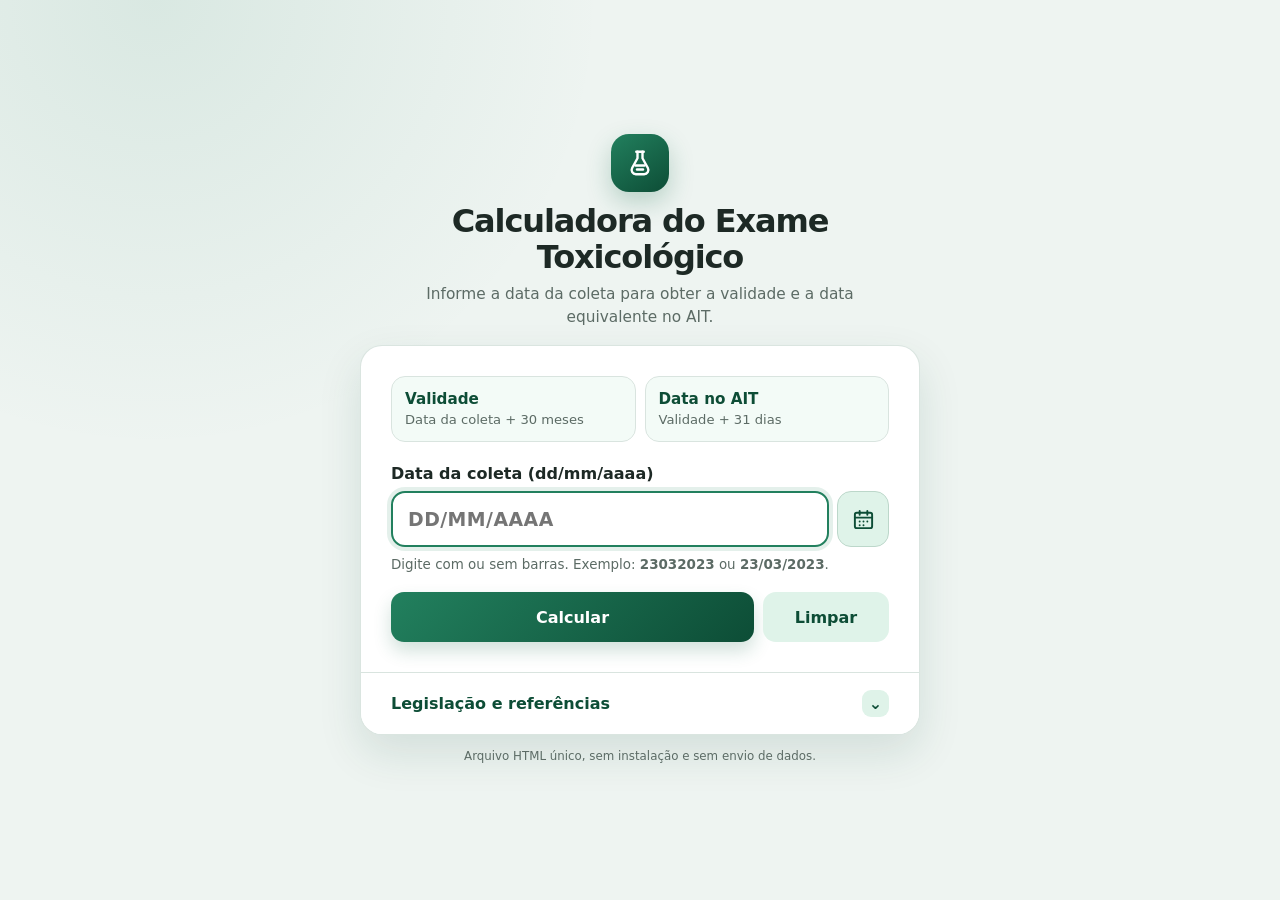
<file: calculadora-toxicologico/index.html>
<!DOCTYPE html>
<html lang="pt-BR">
<head>
  <meta charset="UTF-8">
  <meta name="viewport" content="width=device-width, initial-scale=1.0">
  <meta name="theme-color" content="#176b4d">
  <meta name="description" content="Calculadora offline de validade do exame toxicológico e data no AIT.">
  <title>Calculadora do Exame Toxicológico</title>
  <style>
    :root {
      --green-900: #0d4d36;
      --green-800: #125d42;
      --green-700: #176b4d;
      --green-600: #22805e;
      --green-100: #dff3e9;
      --green-050: #f3fbf7;
      --blue-700: #174ea6;
      --blue-100: #e8f0fe;
      --ink: #1d2925;
      --muted: #5c6b65;
      --line: #d9e4df;
      --surface: #ffffff;
      --background: #eef4f1;
      --danger: #b42318;
      --danger-bg: #fff1f0;
      --warning: #8a5a00;
      --warning-bg: #fff8e6;
      --shadow: 0 18px 44px rgba(13, 77, 54, .12);
    }

    * { box-sizing: border-box; }

    html { color-scheme: light; }

    body {
      margin: 0;
      min-height: 100vh;
      padding: 28px 14px;
      display: grid;
      place-items: center;
      color: var(--ink);
      background:
        radial-gradient(circle at 12% 0%, rgba(34, 128, 94, .10), transparent 28rem),
        var(--background);
      font-family: Inter, ui-sans-serif, system-ui, -apple-system, BlinkMacSystemFont, "Segoe UI", sans-serif;
    }

    button, input, select { font: inherit; }

    .app {
      width: min(560px, 100%);
    }

    .app-header {
      text-align: center;
      margin-bottom: 16px;
    }

    .app-icon {
      width: 58px;
      height: 58px;
      margin: 0 auto 12px;
      display: grid;
      place-items: center;
      border-radius: 18px;
      color: #fff;
      background: linear-gradient(145deg, var(--green-600), var(--green-900));
      box-shadow: 0 10px 24px rgba(23, 107, 77, .25);
    }

    .app-icon svg { width: 30px; height: 30px; }

    h1 {
      margin: 0;
      font-size: clamp(1.55rem, 5vw, 2rem);
      line-height: 1.1;
      letter-spacing: -.035em;
    }

    .subtitle {
      max-width: 480px;
      margin: 8px auto 0;
      color: var(--muted);
      font-size: .96rem;
      line-height: 1.5;
    }

    .card {
      overflow: hidden;
      border: 1px solid rgba(217, 228, 223, .95);
      border-radius: 22px;
      background: var(--surface);
      box-shadow: var(--shadow);
    }

    .main-area { padding: clamp(20px, 5vw, 30px); }

    .formula {
      display: grid;
      grid-template-columns: 1fr 1fr;
      gap: 9px;
      margin-bottom: 22px;
    }

    .formula-item {
      min-width: 0;
      padding: 12px 13px;
      border: 1px solid var(--line);
      border-radius: 14px;
      background: var(--green-050);
      color: var(--muted);
      font-size: .82rem;
      line-height: 1.35;
    }

    .formula-item strong {
      display: block;
      margin-bottom: 2px;
      color: var(--green-900);
      font-size: .95rem;
    }

    label {
      display: block;
      margin-bottom: 8px;
      font-weight: 760;
    }

    .date-field {
      display: grid;
      grid-template-columns: 1fr 52px;
      gap: 8px;
    }

    #collectionDate {
      width: 100%;
      min-width: 0;
      height: 56px;
      padding: 0 15px;
      border: 2px solid var(--line);
      border-radius: 14px;
      outline: none;
      color: var(--ink);
      background: #fff;
      font-size: 1.18rem;
      font-weight: 700;
      letter-spacing: .025em;
      transition: border-color .16s ease, box-shadow .16s ease;
    }

    #collectionDate:focus {
      border-color: var(--green-600);
      box-shadow: 0 0 0 4px rgba(34, 128, 94, .12);
    }

    #collectionDate[aria-invalid="true"] {
      border-color: var(--danger);
      box-shadow: 0 0 0 4px rgba(180, 35, 24, .09);
    }

    .calendar-button {
      height: 56px;
      padding: 0;
      display: grid;
      place-items: center;
      border: 1px solid #bcd7ca;
      border-radius: 14px;
      color: var(--green-900);
      background: var(--green-100);
      cursor: pointer;
    }

    .calendar-button:hover { background: #d2ecdf; }
    .calendar-button svg { width: 23px; height: 23px; }

    #datePicker {
      position: fixed;
      width: 1px;
      height: 1px;
      left: -9999px;
      opacity: 0;
    }

    .help {
      margin: 8px 0 0;
      color: var(--muted);
      font-size: .84rem;
      line-height: 1.45;
    }

    .error {
      display: none;
      margin-top: 12px;
      padding: 11px 12px;
      border: 1px solid #f4b9b4;
      border-radius: 11px;
      color: var(--danger);
      background: var(--danger-bg);
      font-size: .88rem;
      line-height: 1.4;
    }

    .error.show { display: block; }

    .actions {
      display: grid;
      grid-template-columns: 1fr 126px;
      gap: 9px;
      margin-top: 18px;
    }

    button {
      min-height: 50px;
      border: 0;
      border-radius: 13px;
      font-weight: 800;
      cursor: pointer;
      transition: transform .12s ease, filter .12s ease, background .12s ease;
    }

    button:hover { transform: translateY(-1px); }
    button:active { transform: translateY(0); }
    button:focus-visible, select:focus-visible, summary:focus-visible {
      outline: 3px solid rgba(34, 128, 94, .24);
      outline-offset: 2px;
    }

    .calculate-button {
      color: #fff;
      background: linear-gradient(135deg, var(--green-600), var(--green-900));
      box-shadow: 0 9px 18px rgba(23, 107, 77, .20);
    }

    .clear-button {
      color: var(--green-900);
      background: var(--green-100);
    }

    .results {
      display: none;
      padding: clamp(20px, 5vw, 28px);
      border-top: 1px solid var(--line);
      background: linear-gradient(180deg, #fbfefd, #f4faf7);
    }

    .results.show {
      display: block;
      animation: appear .22s ease-out;
    }

    @keyframes appear {
      from { opacity: 0; transform: translateY(5px); }
      to { opacity: 1; transform: translateY(0); }
    }

    .results h2 {
      margin: 0 0 13px;
      font-size: 1.08rem;
    }

    .result-grid {
      display: grid;
      grid-template-columns: 1fr 1fr;
      gap: 10px;
    }

    .result-box {
      min-width: 0;
      padding: 15px;
      border: 1px solid #cbdcd4;
      border-radius: 15px;
      background: #fff;
    }

    .result-box.ait {
      border-color: #c8d7f2;
      background: #fbfdff;
    }

    .result-label {
      display: flex;
      align-items: center;
      gap: 7px;
      color: var(--muted);
      font-size: .82rem;
      font-weight: 700;
    }

    .result-label .step {
      width: 22px;
      height: 22px;
      display: inline-grid;
      place-items: center;
      flex: 0 0 auto;
      border-radius: 50%;
      color: #fff;
      background: var(--green-700);
      font-size: .72rem;
    }

    .result-box.ait .step { background: var(--blue-700); }

    .result-date {
      display: block;
      margin-top: 7px;
      color: var(--green-900);
      font-size: clamp(1.25rem, 5vw, 1.55rem);
      letter-spacing: -.035em;
      white-space: nowrap;
    }

    .result-box.ait .result-date { color: var(--blue-700); }

    .collection-reference {
      margin: 11px 0 0;
      color: var(--muted);
      font-size: .83rem;
      line-height: 1.45;
    }

    .result-actions {
      display: flex;
      flex-wrap: wrap;
      gap: 8px;
      margin-top: 14px;
    }

    .small-button {
      min-height: 40px;
      padding: 0 13px;
      color: var(--green-900);
      background: var(--green-100);
      font-size: .85rem;
    }

    .small-button.secondary {
      color: #40504a;
      background: #edf2ef;
    }

    .operational-note {
      margin: 14px 0 0;
      padding: 10px 11px;
      border-left: 4px solid #d3a024;
      border-radius: 8px;
      color: #6e4e00;
      background: var(--warning-bg);
      font-size: .78rem;
      line-height: 1.45;
    }

    .reference-area {
      border-top: 1px solid var(--line);
      background: #fff;
    }

    details { padding: 0; }

    summary {
      padding: 17px clamp(20px, 5vw, 30px);
      display: flex;
      align-items: center;
      justify-content: space-between;
      gap: 12px;
      color: var(--green-900);
      font-weight: 820;
      cursor: pointer;
      list-style: none;
      user-select: none;
    }

    summary::-webkit-details-marker { display: none; }

    .summary-icon {
      width: 27px;
      height: 27px;
      display: grid;
      place-items: center;
      border-radius: 9px;
      background: var(--green-100);
      transition: transform .18s ease;
    }

    details[open] .summary-icon { transform: rotate(180deg); }

    .reference-content {
      padding: 0 clamp(20px, 5vw, 30px) 23px;
    }

    .reference-intro {
      margin: 0 0 11px;
      color: var(--muted);
      font-size: .83rem;
      line-height: 1.45;
    }

    #legislationSelect {
      width: 100%;
      min-height: 48px;
      padding: 0 42px 0 12px;
      border: 1px solid #bfcfc7;
      border-radius: 12px;
      color: var(--ink);
      background-color: #fff;
      cursor: pointer;
    }

    .law-card {
      margin-top: 11px;
      padding: 13px;
      border: 1px solid var(--line);
      border-radius: 13px;
      background: #f8fbf9;
    }

    .law-heading {
      display: flex;
      align-items: flex-start;
      justify-content: space-between;
      gap: 10px;
    }

    .law-title {
      margin: 0;
      font-size: .94rem;
      line-height: 1.35;
    }

    .status-badge {
      flex: 0 0 auto;
      padding: 4px 7px;
      border-radius: 999px;
      color: var(--green-900);
      background: var(--green-100);
      font-size: .69rem;
      font-weight: 850;
      text-transform: uppercase;
      letter-spacing: .03em;
    }

    .status-badge.historical {
      color: #655f58;
      background: #ece9e5;
    }

    .law-description {
      margin: 7px 0 0;
      color: var(--muted);
      font-size: .81rem;
      line-height: 1.45;
    }

    .open-law-button {
      width: 100%;
      min-height: 44px;
      margin-top: 11px;
      color: #fff;
      background: var(--green-700);
      text-decoration: none;
      display: inline-flex;
      align-items: center;
      justify-content: center;
      gap: 8px;
      border-radius: 12px;
      font-weight: 800;
      font-size: .87rem;
    }

    .open-law-button:hover { filter: brightness(.96); }

    .links-note {
      margin: 9px 0 0;
      color: var(--muted);
      font-size: .73rem;
      line-height: 1.4;
    }

    .footer {
      margin: 13px 0 0;
      text-align: center;
      color: var(--muted);
      font-size: .74rem;
      line-height: 1.45;
    }

    .sr-only {
      position: absolute;
      width: 1px;
      height: 1px;
      padding: 0;
      margin: -1px;
      overflow: hidden;
      clip: rect(0, 0, 0, 0);
      white-space: nowrap;
      border: 0;
    }

    @media (max-width: 470px) {
      body { padding: 18px 10px; place-items: start center; }
      .formula, .result-grid { grid-template-columns: 1fr; }
      .actions { grid-template-columns: 1fr; }
      .clear-button { width: 100%; }
      .result-date { white-space: normal; }
    }

    @media print {
      body { background: #fff; padding: 0; }
      .app-header, .main-area, .reference-area, .footer, .result-actions { display: none !important; }
      .card { border: 0; box-shadow: none; }
      .results { display: block !important; border: 0; background: #fff; }
    }
  </style>
</head>
<body>
  <main class="app">
    <header class="app-header">
      <div class="app-icon" aria-hidden="true">
        <svg viewBox="0 0 24 24" fill="none" stroke="currentColor" stroke-width="1.9" stroke-linecap="round" stroke-linejoin="round">
          <path d="M9 3h6"></path>
          <path d="M10 3v5.2L5.7 16a3.4 3.4 0 0 0 3 5h6.6a3.4 3.4 0 0 0 3-5L14 8.2V3"></path>
          <path d="M8.4 14h7.2"></path>
          <path d="M9.6 17.2h4.8"></path>
        </svg>
      </div>
      <h1>Calculadora do Exame Toxicológico</h1>
      <p class="subtitle">Informe a data da coleta para obter a validade e a data equivalente no AIT.</p>
    </header>

    <section class="card" aria-label="Calculadora de datas do exame toxicológico">
      <div class="main-area">
        <div class="formula" aria-label="Lógica do cálculo">
          <div class="formula-item">
            <strong>Validade</strong>
            Data da coleta + 30 meses
          </div>
          <div class="formula-item">
            <strong>Data no AIT</strong>
            Validade + 31 dias
          </div>
        </div>

        <form id="calculatorForm" novalidate>
          <label for="collectionDate">Data da coleta <span aria-hidden="true">(dd/mm/aaaa)</span></label>
          <div class="date-field">
            <input
              id="collectionDate"
              name="collectionDate"
              type="text"
              inputmode="numeric"
              autocomplete="off"
              maxlength="10"
              placeholder="DD/MM/AAAA"
              aria-describedby="dateHelp errorMessage"
              aria-invalid="false"
              autofocus
            >
            <button class="calendar-button" id="calendarButton" type="button" aria-label="Selecionar data no calendário" title="Selecionar no calendário">
              <svg viewBox="0 0 24 24" fill="none" stroke="currentColor" stroke-width="2" stroke-linecap="round" stroke-linejoin="round" aria-hidden="true">
                <rect x="3" y="5" width="18" height="16" rx="2"></rect>
                <path d="M16 3v4M8 3v4M3 10h18"></path>
                <path d="M8 14h.01M12 14h.01M16 14h.01M8 18h.01M12 18h.01"></path>
              </svg>
            </button>
            <input id="datePicker" type="date" tabindex="-1" aria-hidden="true">
          </div>

          <p class="help" id="dateHelp">Digite com ou sem barras. Exemplo: <strong>23032023</strong> ou <strong>23/03/2023</strong>.</p>
          <div class="error" id="errorMessage" role="alert"></div>

          <div class="actions">
            <button class="calculate-button" type="submit">Calcular</button>
            <button class="clear-button" id="clearButton" type="button">Limpar</button>
          </div>
        </form>
      </div>

      <section class="results" id="results" aria-live="polite" aria-labelledby="resultTitle" tabindex="-1">
        <h2 id="resultTitle">Resultado</h2>
        <div class="result-grid">
          <article class="result-box">
            <div class="result-label"><span class="step">1</span> Validade</div>
            <strong class="result-date" id="validityResult">—</strong>
          </article>
          <article class="result-box ait">
            <div class="result-label"><span class="step">2</span> Data no AIT</div>
            <strong class="result-date" id="aitResult">—</strong>
          </article>
        </div>
        <p class="collection-reference">Data da coleta utilizada: <strong id="collectionResult">—</strong></p>
        <div class="result-actions">
          <button class="small-button" id="copyButton" type="button">Copiar resultado</button>
          <button class="small-button secondary" id="newCalculationButton" type="button">Novo cálculo</button>
        </div>
        <p class="operational-note">Regra utilizada no cálculo: data da coleta + 30 meses para a validade e, depois, +31 dias para a data no AIT. Para decisões administrativas, confira também o calendário oficial no RENACH e a norma aplicável ao caso.</p>
      </section>

      <section class="reference-area" aria-label="Legislação e referências">
        <details>
          <summary>
            <span>Legislação e referências</span>
            <span class="summary-icon" aria-hidden="true">⌄</span>
          </summary>
          <div class="reference-content">
            <p class="reference-intro">Selecione uma norma para ver o resumo e abrir o documento oficial.</p>

            <label class="sr-only" for="legislationSelect">Selecionar norma</label>
            <select id="legislationSelect">
              <optgroup label="Normas principais e vigentes">
                <option value="ctb">Código de Trânsito Brasileiro — Lei nº 9.503/1997 e atualizações</option>
                <option value="res923">Resolução CONTRAN nº 923/2022 — texto compilado</option>
                <option value="res1009">Resolução CONTRAN nº 1.009/2024</option>
                <option value="res1002">Resolução CONTRAN nº 1.002/2023</option>
                <option value="res844">Resolução CONTRAN nº 844/2021</option>
                <option value="mbft">Manual Brasileiro de Fiscalização de Trânsito — MBFT</option>
              </optgroup>
              <optgroup label="Referência histórica">
                <option value="res843">Resolução CONTRAN nº 843/2021 — revogada</option>
              </optgroup>
            </select>

            <div class="law-card" id="lawCard" aria-live="polite">
              <div class="law-heading">
                <h3 class="law-title" id="lawTitle"></h3>
                <span class="status-badge" id="lawStatus"></span>
              </div>
              <p class="law-description" id="lawDescription"></p>
              <a class="open-law-button" id="openLawButton" href="#" target="_blank" rel="noopener noreferrer">
                Abrir documento oficial
                <span aria-hidden="true">↗</span>
              </a>
            </div>
            <p class="links-note">A calculadora funciona offline. Os documentos externos exigem conexão com a internet. Referências verificadas em 19/06/2026.</p>
          </div>
        </details>
      </section>
    </section>

    <p class="footer">Arquivo HTML único, sem instalação e sem envio de dados.</p>
    <div class="sr-only" id="liveMessage" aria-live="polite"></div>
  </main>

  <script>
    (() => {
      'use strict';

      const form = document.getElementById('calculatorForm');
      const input = document.getElementById('collectionDate');
      const datePicker = document.getElementById('datePicker');
      const calendarButton = document.getElementById('calendarButton');
      const errorMessage = document.getElementById('errorMessage');
      const clearButton = document.getElementById('clearButton');
      const results = document.getElementById('results');
      const collectionResult = document.getElementById('collectionResult');
      const validityResult = document.getElementById('validityResult');
      const aitResult = document.getElementById('aitResult');
      const copyButton = document.getElementById('copyButton');
      const newCalculationButton = document.getElementById('newCalculationButton');
      const liveMessage = document.getElementById('liveMessage');

      const legislationSelect = document.getElementById('legislationSelect');
      const lawTitle = document.getElementById('lawTitle');
      const lawStatus = document.getElementById('lawStatus');
      const lawDescription = document.getElementById('lawDescription');
      const openLawButton = document.getElementById('openLawButton');

      const legislation = {
        ctb: {
          title: 'Código de Trânsito Brasileiro — Lei nº 9.503/1997 e atualizações',
          status: 'Vigente',
          className: '',
          description: 'Texto compilado do CTB. O art. 148-A trata do exame toxicológico; os arts. 165-C e 165-D disciplinam infrações relacionadas ao resultado positivo e à falta do exame periódico no prazo.',
          url: 'https://www.planalto.gov.br/ccivil_03/leis/l9503compilado.htm'
        },
        res923: {
          title: 'Resolução CONTRAN nº 923/2022 — texto compilado',
          status: 'Vigente',
          className: '',
          description: 'Regulamenta o exame toxicológico de larga janela de detecção em amostra queratínica. O texto compilado já incorpora as alterações da Resolução CONTRAN nº 1.009/2024.',
          url: 'https://www.gov.br/transportes/pt-br/assuntos/transito/conteudo-Senatran/resolucoes2/Resoluo923compilado.pdf'
        },
        res1009: {
          title: 'Resolução CONTRAN nº 1.009/2024',
          status: 'Vigente',
          className: '',
          description: 'Atualiza regras sobre exame periódico, informações no RENACH, laudos, alertas de vencimento e fichas do MBFT. Alterou a Resolução nº 923/2022.',
          url: 'https://www.gov.br/transportes/pt-br/assuntos/transito/conteudo-contran/resolucoes/Resolucao10092024.pdf'
        },
        res1002: {
          title: 'Resolução CONTRAN nº 1.002/2023',
          status: 'Vigente',
          className: '',
          description: 'Referenda a Deliberação CONTRAN nº 268/2023 e estabelece prazos específicos para regularização do exame toxicológico periódico.',
          url: 'https://www.gov.br/transportes/pt-br/assuntos/transito/conteudo-contran/resolucoes/Resolucao10022023.pdf'
        },
        res843: {
          title: 'Resolução CONTRAN nº 843/2021',
          status: 'Revogada',
          className: 'historical',
          description: 'Referência histórica que alterava a antiga Resolução nº 691/2017. Foi revogada pela Resolução CONTRAN nº 923/2022.',
          url: 'https://www.gov.br/transportes/pt-br/assuntos/transito/conteudo-contran/resolucoes/Resolucao8432021.pdf'
        },
        res844: {
          title: 'Resolução CONTRAN nº 844/2021',
          status: 'Em vigor',
          className: '',
          description: 'Altera a Resolução CONTRAN nº 723/2018 e trata de procedimentos administrativos de suspensão e cassação, incluindo disposições relacionadas a resultado positivo no exame toxicológico periódico.',
          url: 'https://www.gov.br/transportes/pt-br/assuntos/transito/conteudo-contran/resolucoes/Resolucao8442021R.pdf'
        },
        mbft: {
          title: 'Manual Brasileiro de Fiscalização de Trânsito — MBFT',
          status: 'Em vigor',
          className: '',
          description: 'Reúne fichas de fiscalização, códigos de enquadramento e orientações operacionais, incluindo as referências 764-10 e 765-00 relacionadas ao exame toxicológico. Deve ser consultado com suas alterações posteriores.',
          url: 'https://www.gov.br/transportes/pt-br/assuntos/transito/conteudo-contran/resolucoes/mbvt20222.pdf'
        }
      };

      const pad = value => String(value).padStart(2, '0');

      function todayParts() {
        const now = new Date();
        return { year: now.getFullYear(), month: now.getMonth() + 1, day: now.getDate() };
      }

      function partsToBR(parts) {
        return `${pad(parts.day)}/${pad(parts.month)}/${parts.year}`;
      }

      function partsToISO(parts) {
        return `${parts.year}-${pad(parts.month)}-${pad(parts.day)}`;
      }

      function daysInMonth(year, month) {
        return new Date(Date.UTC(year, month, 0)).getUTCDate();
      }

      function isValidDateParts(parts) {
        return Boolean(
          parts &&
          Number.isInteger(parts.day) &&
          Number.isInteger(parts.month) &&
          Number.isInteger(parts.year) &&
          parts.year >= 1900 &&
          parts.year <= 9999 &&
          parts.month >= 1 &&
          parts.month <= 12 &&
          parts.day >= 1 &&
          parts.day <= daysInMonth(parts.year, parts.month)
        );
      }

      function compareParts(a, b) {
        const aValue = a.year * 10000 + a.month * 100 + a.day;
        const bValue = b.year * 10000 + b.month * 100 + b.day;
        return Math.sign(aValue - bValue);
      }

      function parseBRDate(value) {
        const digits = String(value || '').replace(/\D/g, '');
        if (digits.length !== 8) return null;
        const parts = {
          day: Number(digits.slice(0, 2)),
          month: Number(digits.slice(2, 4)),
          year: Number(digits.slice(4, 8))
        };
        return isValidDateParts(parts) ? parts : null;
      }

      function parseISODate(value) {
        const match = /^(\d{4})-(\d{2})-(\d{2})$/.exec(String(value || ''));
        if (!match) return null;
        const parts = { year: Number(match[1]), month: Number(match[2]), day: Number(match[3]) };
        return isValidDateParts(parts) ? parts : null;
      }

      function addMonths(parts, months) {
        const absoluteMonth = (parts.year * 12 + (parts.month - 1)) + months;
        const year = Math.floor(absoluteMonth / 12);
        const month = (absoluteMonth % 12) + 1;
        const day = Math.min(parts.day, daysInMonth(year, month));
        return { year, month, day };
      }

      function addDays(parts, days) {
        const date = new Date(Date.UTC(parts.year, parts.month - 1, parts.day));
        date.setUTCDate(date.getUTCDate() + days);
        return {
          year: date.getUTCFullYear(),
          month: date.getUTCMonth() + 1,
          day: date.getUTCDate()
        };
      }

      function formatTypedDate(value) {
        const digits = String(value || '').replace(/\D/g, '').slice(0, 8);
        if (digits.length <= 2) return digits;
        if (digits.length <= 4) return `${digits.slice(0, 2)}/${digits.slice(2)}`;
        return `${digits.slice(0, 2)}/${digits.slice(2, 4)}/${digits.slice(4)}`;
      }

      function normalizePastedDate(value) {
        const text = String(value || '').trim();
        const isoMatch = /^(\d{4})[-/.](\d{1,2})[-/.](\d{1,2})$/.exec(text);
        if (isoMatch) {
          const parts = { year: Number(isoMatch[1]), month: Number(isoMatch[2]), day: Number(isoMatch[3]) };
          if (isValidDateParts(parts)) return partsToBR(parts);
        }
        return formatTypedDate(text);
      }

      function showError(message) {
        errorMessage.textContent = message;
        errorMessage.classList.add('show');
        input.setAttribute('aria-invalid', 'true');
        results.classList.remove('show');
        liveMessage.textContent = message;
      }

      function clearError() {
        errorMessage.textContent = '';
        errorMessage.classList.remove('show');
        input.setAttribute('aria-invalid', 'false');
      }

      function calculate(collection) {
        const validity = addMonths(collection, 30);
        const ait = addDays(validity, 31);

        collectionResult.textContent = partsToBR(collection);
        validityResult.textContent = partsToBR(validity);
        aitResult.textContent = partsToBR(ait);
        results.classList.add('show');
        liveMessage.textContent = `Validade: ${partsToBR(validity)}. Data no AIT: ${partsToBR(ait)}.`;
        results.focus({ preventScroll: true });
        results.scrollIntoView({ behavior: 'smooth', block: 'nearest' });
      }

      function resetCalculator() {
        input.value = '';
        datePicker.value = '';
        clearError();
        results.classList.remove('show');
        liveMessage.textContent = 'Calculadora limpa.';
        input.focus();
      }

      function updateLawCard(key) {
        const item = legislation[key] || legislation.ctb;
        lawTitle.textContent = item.title;
        lawStatus.textContent = item.status;
        lawStatus.className = `status-badge ${item.className}`.trim();
        lawDescription.textContent = item.description;
        openLawButton.href = item.url;
        openLawButton.setAttribute('aria-label', `Abrir documento oficial: ${item.title}`);
      }

      input.addEventListener('input', event => {
        event.target.value = formatTypedDate(event.target.value);
        clearError();
      });

      input.addEventListener('paste', event => {
        event.preventDefault();
        const clipboard = (event.clipboardData || window.clipboardData).getData('text');
        input.value = normalizePastedDate(clipboard);
        clearError();
      });

      input.addEventListener('focus', () => {
        if (input.value) input.select();
      });

      datePicker.max = partsToISO(todayParts());

      calendarButton.addEventListener('click', () => {
        if (typeof datePicker.showPicker === 'function') {
          datePicker.showPicker();
        } else {
          datePicker.click();
        }
      });

      datePicker.addEventListener('change', () => {
        const selected = parseISODate(datePicker.value);
        if (!selected) return;
        input.value = partsToBR(selected);
        clearError();
        input.focus();
      });

      form.addEventListener('submit', event => {
        event.preventDefault();
        clearError();

        const digits = input.value.replace(/\D/g, '');
        if (!digits) {
          showError('Informe a data da coleta para realizar o cálculo.');
          input.focus();
          return;
        }

        if (digits.length !== 8) {
          showError('Digite a data completa com 8 números. Exemplo: 23032023.');
          input.focus();
          return;
        }

        const collection = parseBRDate(input.value);
        if (!collection) {
          showError('A data informada não existe. Confira o dia, o mês e o ano.');
          input.focus();
          return;
        }

        if (compareParts(collection, todayParts()) > 0) {
          showError('A data da coleta não pode estar no futuro.');
          input.focus();
          return;
        }

        input.value = partsToBR(collection);
        datePicker.value = partsToISO(collection);
        calculate(collection);
      });

      clearButton.addEventListener('click', resetCalculator);
      newCalculationButton.addEventListener('click', resetCalculator);

      copyButton.addEventListener('click', async () => {
        const text = [
          'Cálculo do exame toxicológico',
          `Data da coleta: ${collectionResult.textContent}`,
          `Validade: ${validityResult.textContent}`,
          `Data no AIT: ${aitResult.textContent}`
        ].join('\n');

        const originalText = copyButton.textContent;
        try {
          if (navigator.clipboard && window.isSecureContext) {
            await navigator.clipboard.writeText(text);
          } else {
            const helper = document.createElement('textarea');
            helper.value = text;
            helper.setAttribute('readonly', '');
            helper.style.position = 'fixed';
            helper.style.opacity = '0';
            document.body.appendChild(helper);
            helper.select();
            document.execCommand('copy');
            helper.remove();
          }
          copyButton.textContent = 'Copiado!';
          liveMessage.textContent = 'Resultado copiado.';
        } catch {
          copyButton.textContent = 'Não foi possível copiar';
          liveMessage.textContent = 'Não foi possível copiar automaticamente.';
        }
        setTimeout(() => { copyButton.textContent = originalText; }, 1800);
      });

      legislationSelect.addEventListener('change', () => updateLawCard(legislationSelect.value));
      updateLawCard(legislationSelect.value);
    })();
  </script>
</body>
</html>
</file>
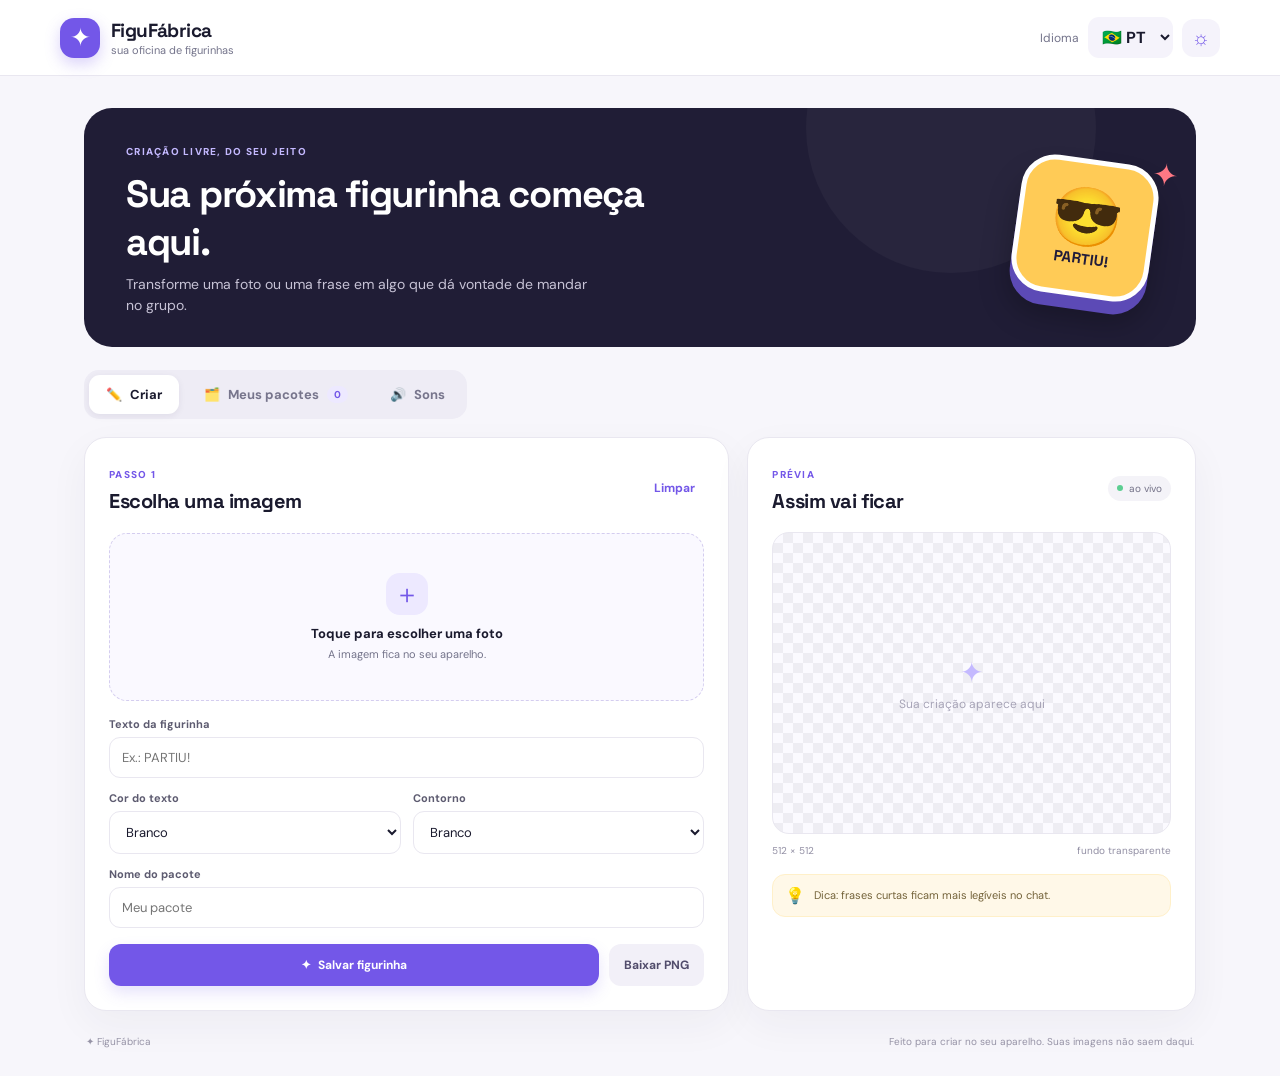
<file: figufabrica/index.html>
<!doctype html>
<html lang="pt-BR">
<head>
  <meta charset="utf-8"><meta name="viewport" content="width=device-width,initial-scale=1,viewport-fit=cover">
  <meta name="theme-color" content="#17172a"><meta name="description" content="FiguFábrica: crie figurinhas personalizadas com fotos, texto e sons. Simples, privado e multilíngue.">
  <link rel="manifest" href="manifest.webmanifest"><link rel="icon" href="icons/icon.svg" type="image/svg+xml"><link rel="stylesheet" href="styles.css">
  <title>FiguFábrica — Criador de Figurinhas</title>
</head>
<body>
  <header class="topbar">
    <a class="brand" href="#inicio" aria-label="FiguFábrica"><span class="brand-mark">✦</span><span><b>FiguFábrica</b><small data-i18n="brandLine">sua oficina de figurinhas</small></span></a>
    <div class="header-actions"><label class="lang-label" for="language" data-i18n="language">Idioma</label><select id="language" aria-label="Idioma"><option value="pt-BR">🇧🇷 PT</option><option value="en">🇺🇸 EN</option><option value="es">🇪🇸 ES</option></select><button id="themeToggle" class="icon-button" title="Tema" aria-label="Alternar tema">☼</button></div>
  </header>
  <main>
    <section class="hero" id="inicio"><div><span class="eyebrow" data-i18n="eyebrow">CRIAÇÃO LIVRE, DO SEU JEITO</span><h1 data-i18n="headline">Sua próxima figurinha começa aqui.</h1><p data-i18n="intro">Transforme uma foto ou uma frase em algo que dá vontade de mandar no grupo.</p></div><div class="hero-sticker" aria-hidden="true"><span>😎</span><b>PARTIU!</b><i>✦</i></div></section>
    <nav class="tabs" aria-label="Seções"><button class="tab active" data-tab="editor"><span>✏️</span><span data-i18n="tabCreate">Criar</span></button><button class="tab" data-tab="packs"><span>🗂️</span><span data-i18n="tabPacks">Meus pacotes</span><span id="packCount" class="count">0</span></button><button class="tab" data-tab="sounds"><span>🔊</span><span data-i18n="tabSounds">Sons</span></button></nav>
    <section class="panel active" id="editorPanel">
      <div class="workspace">
        <div class="editor-card">
          <div class="section-title"><div><span class="eyebrow" data-i18n="stepOne">PASSO 1</span><h2 data-i18n="chooseMedia">Escolha uma imagem</h2></div><button id="clearImage" class="text-button" data-i18n="clear">Limpar</button></div>
          <label class="upload-zone" for="imageInput"><input id="imageInput" type="file" accept="image/*"><span class="upload-icon">＋</span><strong data-i18n="uploadTitle">Toque para escolher uma foto</strong><small data-i18n="uploadHint">A imagem fica no seu aparelho.</small></label>
          <div class="editor-tools">
            <label class="field"><span data-i18n="caption">Texto da figurinha</span><input id="captionInput" type="text" maxlength="48" data-i18n-placeholder="captionPlaceholder" placeholder="Ex.: PARTIU!" autocomplete="off"></label>
            <div class="field-row"><label class="field"><span data-i18n="textColor">Cor do texto</span><select id="textColor"><option value="#ffffff" data-i18n="white">Branco</option><option value="#17172a" data-i18n="dark">Escuro</option><option value="#ffca3a" data-i18n="yellow">Amarelo</option><option value="#ff5b67" data-i18n="pink">Coral</option></select></label><label class="field"><span data-i18n="outline">Contorno</span><select id="outlineColor"><option value="#ffffff" data-i18n="white">Branco</option><option value="#17172a" data-i18n="dark">Escuro</option><option value="#ffca3a" data-i18n="yellow">Amarelo</option><option value="none" data-i18n="none">Sem contorno</option></select></label></div>
            <label class="field"><span data-i18n="packName">Nome do pacote</span><input id="packNameInput" type="text" maxlength="30" data-i18n-placeholder="packPlaceholder" placeholder="Meu pacote"></label>
            <div class="editor-actions"><button id="saveSticker" class="button primary"><span>✦</span><span data-i18n="saveSticker">Salvar figurinha</span></button><button id="exportSticker" class="button secondary" data-i18n="exportPng">Baixar PNG</button></div>
          </div>
        </div>
        <aside class="preview-card"><div class="section-title"><div><span class="eyebrow" data-i18n="previewLabel">PRÉVIA</span><h2 data-i18n="looksLike">Assim vai ficar</h2></div><span class="live-badge"><i></i><span data-i18n="live">ao vivo</span></span></div><div class="preview-stage" id="previewStage"><canvas id="stickerCanvas" width="512" height="512" aria-label="Prévia da figurinha"></canvas><div id="emptyPreview" class="empty-preview"><span>✦</span><p data-i18n="emptyPreview">Sua criação aparece aqui</p></div></div><div class="preview-foot"><span>512 × 512</span><span data-i18n="transparentBg">fundo transparente</span></div><div class="hint-box"><span>💡</span><p data-i18n="tip">Dica: frases curtas ficam mais legíveis no chat.</p></div></aside>
      </div>
    </section>
    <section class="panel" id="packsPanel"><div class="section-title page-title"><div><span class="eyebrow" data-i18n="yourLibrary">SUA BIBLIOTECA</span><h2 data-i18n="myPacks">Meus pacotes</h2></div><div class="header-actions"><button class="button secondary" id="importPack" data-i18n="importPack">Importar pacote</button><button class="button secondary" id="newPack" data-i18n="newPack">＋ Novo pacote</button></div></div><div id="packsList" class="packs-grid"></div><div id="emptyPacks" class="empty-card"><span>🗂️</span><h3 data-i18n="noPacks">Sua coleção começa com uma figurinha</h3><p data-i18n="noPacksHint">Crie uma figurinha e salve em um pacote para ela aparecer aqui.</p><button class="button primary" data-go-editor data-i18n="startCreating">Começar a criar</button></div></section>
    <section class="panel" id="soundsPanel"><div class="section-title page-title"><div><span class="eyebrow" data-i18n="littleSound">UM TOQUE A MAIS</span><h2 data-i18n="soundLibrary">Sons e efeitos</h2><p data-i18n="soundIntro">Efeitos originais para ouvir enquanto você cria.</p></div></div><div class="sound-grid" id="soundGrid"></div><div class="notice"><span>ⓘ</span><p data-i18n="soundNotice">O formato público de pacotes de stickers não garante áudio embutido. Estes efeitos são prévias; confira a compatibilidade do app de destino. Se não aceitar som, exporte a criação como vídeo.</p></div></section>
    <footer><span>✦ FiguFábrica</span><span data-i18n="privacyFooter">Feito para criar no seu aparelho. Suas imagens não saem daqui.</span></footer>
  </main>
  <div id="toast" class="toast" role="status" aria-live="polite"></div>
  <input id="importPackInput" type="file" accept="application/json" hidden>
  <script src="app.js" defer></script>
</body></html>
</file>
<file: figufabrica/styles.css>
@import url('https://fonts.googleapis.com/css2?family=DM+Sans:wght@400;500;600;700;800&family=Space+Grotesk:wght@500;600;700&display=swap');
:root{--ink:#1a1a2e;--muted:#74748b;--paper:#f7f6fb;--card:#fff;--line:#e9e7f0;--violet:#7357e8;--violet2:#ede9ff;--coral:#ff6a72;--yellow:#ffcb56;--shadow:0 14px 40px #2520440c;--radius:22px;color-scheme:light}*{box-sizing:border-box}body{margin:0;background:var(--paper);color:var(--ink);font-family:'DM Sans',sans-serif;min-height:100vh}button,input,select{font:inherit}button{cursor:pointer}.topbar{height:76px;display:flex;align-items:center;justify-content:space-between;padding:0 max(24px,calc((100vw - 1160px)/2));background:#fff;border-bottom:1px solid var(--line);position:sticky;top:0;z-index:10}.brand{display:flex;gap:11px;align-items:center;color:var(--ink);text-decoration:none}.brand-mark{height:40px;width:40px;display:grid;place-items:center;border-radius:14px;background:var(--violet);color:#fff;font-size:25px;box-shadow:0 6px 15px #7357e844}.brand b{font:700 19px 'Space Grotesk',sans-serif;display:block;letter-spacing:-.6px}.brand small{display:block;color:var(--muted);font-size:11px}.header-actions{display:flex;align-items:center;gap:9px}.lang-label{font-size:12px;color:var(--muted)}select,input{border:1px solid var(--line);border-radius:11px;background:#fff;padding:11px 12px;color:var(--ink);outline:none}select:focus,input:focus{border-color:var(--violet);box-shadow:0 0 0 3px #7357e81c}.header-actions select{padding:9px 10px;font-weight:700;border:none;background:#f5f3fb}.icon-button{width:38px;height:38px;border:0;border-radius:12px;background:#f5f3fb;color:var(--violet);font-size:20px}main{max-width:1160px;margin:auto;padding:32px 24px 24px}.hero{min-height:212px;border-radius:28px;background:#201d36;color:#fff;padding:31px 42px;display:flex;justify-content:space-between;align-items:center;overflow:hidden;position:relative}.hero:after{content:"";width:290px;height:290px;border-radius:50%;background:#ffffff09;position:absolute;right:100px;top:-125px}.eyebrow{font-size:10px;font-weight:800;letter-spacing:1.25px;color:var(--violet)}.hero .eyebrow{color:#c4b9ff}.hero h1{font:700 clamp(26px,4vw,38px) 'Space Grotesk',sans-serif;letter-spacing:-1.3px;max-width:520px;margin:10px 0 8px}.hero p{margin:0;color:#c7c3d6;max-width:480px;line-height:1.5;font-size:14px}.hero-sticker{width:138px;height:138px;flex:none;display:flex;align-items:center;justify-content:center;flex-direction:column;background:var(--yellow);border:5px solid #fff;border-radius:34px;box-shadow:0 13px 0 #5c4ab6,0 22px 30px #0004;transform:rotate(8deg);position:relative;z-index:1;color:#211c3a}.hero-sticker span{font-size:58px;line-height:1}.hero-sticker b{font:800 15px 'Space Grotesk',sans-serif;margin-top:3px}.hero-sticker i{position:absolute;right:-21px;top:-20px;color:#ff7884;font-size:31px;font-style:normal}.tabs{display:flex;gap:8px;margin:23px 0 18px;padding:5px;background:#eeecf5;width:max-content;max-width:100%;border-radius:15px}.tab{display:flex;align-items:center;gap:8px;border:0;background:transparent;color:#77758c;font-size:13px;font-weight:700;padding:11px 17px;border-radius:11px;white-space:nowrap}.tab.active{background:#fff;color:var(--ink);box-shadow:0 2px 7px #24204012}.count{padding:2px 7px;background:var(--violet2);color:var(--violet);font-size:10px;border-radius:20px}.panel{display:none}.panel.active{display:block}.workspace{display:grid;grid-template-columns:minmax(0,1.18fr) minmax(310px,.82fr);gap:18px}.editor-card,.preview-card,.empty-card{background:var(--card);border:1px solid var(--line);border-radius:var(--radius);box-shadow:var(--shadow);padding:24px}.section-title{display:flex;align-items:center;justify-content:space-between;gap:12px}.section-title h2{font:700 20px 'Space Grotesk',sans-serif;letter-spacing:-.45px;margin:5px 0 0}.text-button{border:0;color:var(--violet);background:transparent;font-size:12px;font-weight:700;padding:9px}.upload-zone{display:flex;align-items:center;justify-content:center;flex-direction:column;min-height:168px;margin:19px 0 16px;border:1.5px dashed #d4cdef;border-radius:18px;background:#faf9ff;cursor:pointer;text-align:center;padding:20px;transition:.2s}.upload-zone:hover{border-color:var(--violet);background:#f4f1ff}.upload-zone input{display:none}.upload-icon{width:42px;height:42px;display:grid;place-items:center;border-radius:14px;background:var(--violet2);color:var(--violet);font-size:26px;margin-bottom:10px}.upload-zone strong{font-size:13px}.upload-zone small{color:var(--muted);font-size:11px;margin-top:5px}.editor-tools{display:grid;gap:13px}.field{display:flex;flex-direction:column;gap:6px;min-width:0}.field>span{font-size:11px;font-weight:700;color:#5d5b70}.field input,.field select{width:100%;font-size:13px;padding:11px 12px}.field-row{display:grid;grid-template-columns:1fr 1fr;gap:12px}.editor-actions{display:flex;gap:10px;flex-wrap:wrap;margin-top:3px}.button{min-height:42px;border:0;border-radius:12px;padding:11px 15px;font-size:12px;font-weight:700;display:inline-flex;align-items:center;justify-content:center;gap:7px;transition:transform .15s,filter .15s}.button:hover{transform:translateY(-1px);filter:brightness(.98)}.button.primary{background:var(--violet);color:#fff;box-shadow:0 7px 15px #7357e82b}.button.secondary{background:#f2f0f8;color:#514c6b}.editor-actions .primary{flex:1}.live-badge{display:flex;gap:6px;align-items:center;color:#737187;background:#f4f3f8;border-radius:20px;padding:6px 9px;font-size:10px}.live-badge i{width:6px;height:6px;border-radius:100%;background:#5cce91}.preview-stage{min-height:300px;margin-top:18px;border:1px solid var(--line);border-radius:17px;display:grid;place-items:center;position:relative;overflow:hidden;background-color:#fbfaff;background-image:linear-gradient(45deg,#eeedf3 25%,transparent 25%),linear-gradient(-45deg,#eeedf3 25%,transparent 25%),linear-gradient(45deg,transparent 75%,#eeedf3 75%),linear-gradient(-45deg,transparent 75%,#eeedf3 75%);background-size:20px 20px;background-position:0 0,0 10px,10px -10px,-10px 0}.preview-stage canvas{width:min(100%,300px);height:auto;aspect-ratio:1;position:relative;z-index:1}.empty-preview{position:absolute;inset:0;display:flex;flex-direction:column;align-items:center;justify-content:center;color:#a7a4b7;gap:5px}.empty-preview span{font-size:28px;color:#c4b9ff}.empty-preview p{font-size:12px;margin:0}.preview-foot{display:flex;justify-content:space-between;color:#918ea3;font-size:10px;margin-top:10px}.hint-box{display:flex;gap:9px;align-items:center;background:#fff8e8;border:1px solid #fff0c9;border-radius:13px;padding:10px 12px;margin-top:17px}.hint-box p{margin:0;font-size:11px;line-height:1.45;color:#74633a}.page-title{margin:7px 0 20px}.page-title h2{font-size:24px}.page-title p{margin:6px 0 0;color:var(--muted);font-size:13px}.packs-grid,.sound-grid{display:grid;grid-template-columns:repeat(3,minmax(0,1fr));gap:14px}.empty-card{text-align:center;padding:42px 20px;display:flex;align-items:center;flex-direction:column}.empty-card>span{font-size:35px}.empty-card h3{font:700 17px 'Space Grotesk',sans-serif;margin:13px 0 5px}.empty-card p{font-size:12px;color:var(--muted);max-width:360px;line-height:1.5;margin:0 0 16px}.pack-card,.sound-card{background:var(--card);border:1px solid var(--line);border-radius:18px;padding:17px;box-shadow:var(--shadow);min-width:0}.pack-head{display:flex;align-items:center;gap:10px}.pack-emoji{height:40px;width:40px;display:grid;place-items:center;background:var(--violet2);border-radius:13px;font-size:21px;flex:none}.pack-head strong{font-size:13px;overflow-wrap:anywhere}.pack-head small{display:block;color:var(--muted);font-size:10px;margin-top:3px}.sticker-thumbs{display:flex;gap:7px;flex-wrap:wrap;margin:14px 0}.sticker-thumb{width:52px;height:52px;object-fit:contain;border-radius:11px;background-color:#fbfaff;background-image:linear-gradient(45deg,#eeedf3 25%,transparent 25%),linear-gradient(-45deg,#eeedf3 25%,transparent 25%),linear-gradient(45deg,transparent 75%,#eeedf3 75%),linear-gradient(-45deg,transparent 75%,#eeedf3 75%);background-size:10px 10px;background-position:0 0,0 5px,5px -5px,-5px 0}.pack-actions{display:flex;gap:8px;flex-wrap:wrap}.mini-button{background:#f2f0f8;border:0;border-radius:9px;color:#554f72;padding:8px 10px;font-size:10px;font-weight:700}.sound-card{display:flex;align-items:center;gap:12px}.sound-play{width:42px;height:42px;border:0;border-radius:14px;background:var(--violet2);color:var(--violet);font-size:16px;flex:none}.sound-name{font-weight:700;font-size:13px}.sound-desc{font-size:10px;color:var(--muted);margin-top:3px}.notice{display:flex;gap:9px;background:#f0efff;color:#595279;border-radius:14px;padding:13px 15px;margin-top:18px;font-size:11px;line-height:1.5}.notice p{margin:0}.notice>span{font-size:17px}footer{display:flex;align-items:center;justify-content:space-between;gap:15px;padding:24px 2px 4px;color:#9693a6;font-size:10px}.toast{position:fixed;left:50%;bottom:24px;transform:translate(-50%,20px);opacity:0;pointer-events:none;background:#211e37;color:#fff;padding:12px 16px;border-radius:12px;font-size:12px;box-shadow:0 8px 28px #19152d30;transition:.2s;z-index:20;max-width:calc(100vw - 32px);text-align:center}.toast.show{opacity:1;transform:translate(-50%,0)}.dark{--ink:#f0eef9;--muted:#a7a4b9;--paper:#131320;--card:#1e1d2d;--line:#333144;--violet2:#312a50;--shadow:0 14px 40px #0002;color-scheme:dark}.dark .topbar{background:#1a1927}.dark select,.dark input{background:#242337;color:var(--ink)}.dark .header-actions select,.dark .icon-button,.dark .tabs,.dark .mini-button,.dark .button.secondary,.dark .live-badge{background:#29273a;color:#cbc7df}.dark .tab.active{background:#37344a;color:#fff}.dark .upload-zone{background:#232136;border-color:#4b4564}.dark .preview-stage{background-color:#282738;background-image:linear-gradient(45deg,#343246 25%,transparent 25%),linear-gradient(-45deg,#343246 25%,transparent 25%),linear-gradient(45deg,transparent 75%,#343246 75%),linear-gradient(-45deg,transparent 75%,#343246 75%)}.dark .sticker-thumb{background-color:#282738;background-image:linear-gradient(45deg,#343246 25%,transparent 25%),linear-gradient(-45deg,#343246 25%,transparent 25%),linear-gradient(45deg,transparent 75%,#343246 75%),linear-gradient(-45deg,transparent 75%,#343246 75%)}.dark .hint-box{background:#393124;border-color:#52452b}.dark .hint-box p{color:#e0c98e}.dark .notice{background:#302d45;color:#dad5ef}
@media(max-width:800px){main{padding:22px 16px}.topbar{padding:0 16px}.workspace{grid-template-columns:1fr}.preview-card{order:-1}.preview-stage{min-height:250px}.preview-stage canvas{width:min(72vw,280px)}.packs-grid,.sound-grid{grid-template-columns:repeat(2,minmax(0,1fr))}.hero{padding:26px 25px}.hero-sticker{width:112px;height:112px}.hero-sticker span{font-size:48px}}
@media(max-width:520px){.topbar{height:auto;min-height:66px;padding:10px 13px}.brand-mark{width:36px;height:36px}.brand b{font-size:17px}.brand small{font-size:9px}.lang-label{display:none}.header-actions{gap:6px}.header-actions select{font-size:11px;padding:9px 6px}.icon-button{width:35px;height:35px}.hero{min-height:180px;padding:23px 18px;border-radius:22px}.hero h1{font-size:26px;max-width:270px}.hero p{font-size:12px;max-width:260px}.hero-sticker{width:78px;height:78px;border-width:4px;border-radius:20px;box-shadow:0 8px 0 #5c4ab6}.hero-sticker span{font-size:34px}.hero-sticker b{font-size:10px}.hero-sticker i{font-size:20px;right:-13px;top:-15px}.tabs{width:100%;justify-content:space-between;margin:16px 0 13px;gap:2px}.tab{justify-content:center;flex:1;padding:10px 6px;font-size:11px;gap:5px}.tab>span:first-child{font-size:14px}.editor-card,.preview-card{padding:17px;border-radius:19px}.section-title h2{font-size:18px}.preview-stage{min-height:235px}.preview-stage canvas{width:220px}.upload-zone{min-height:145px}.editor-actions .button{flex:1 1 140px}.field-row{gap:9px}.packs-grid,.sound-grid{grid-template-columns:1fr}.page-title h2{font-size:22px}.page-title .button{padding:10px;font-size:10px}footer{align-items:flex-start;flex-direction:column;gap:6px}.notice{font-size:10px}}
</file>
